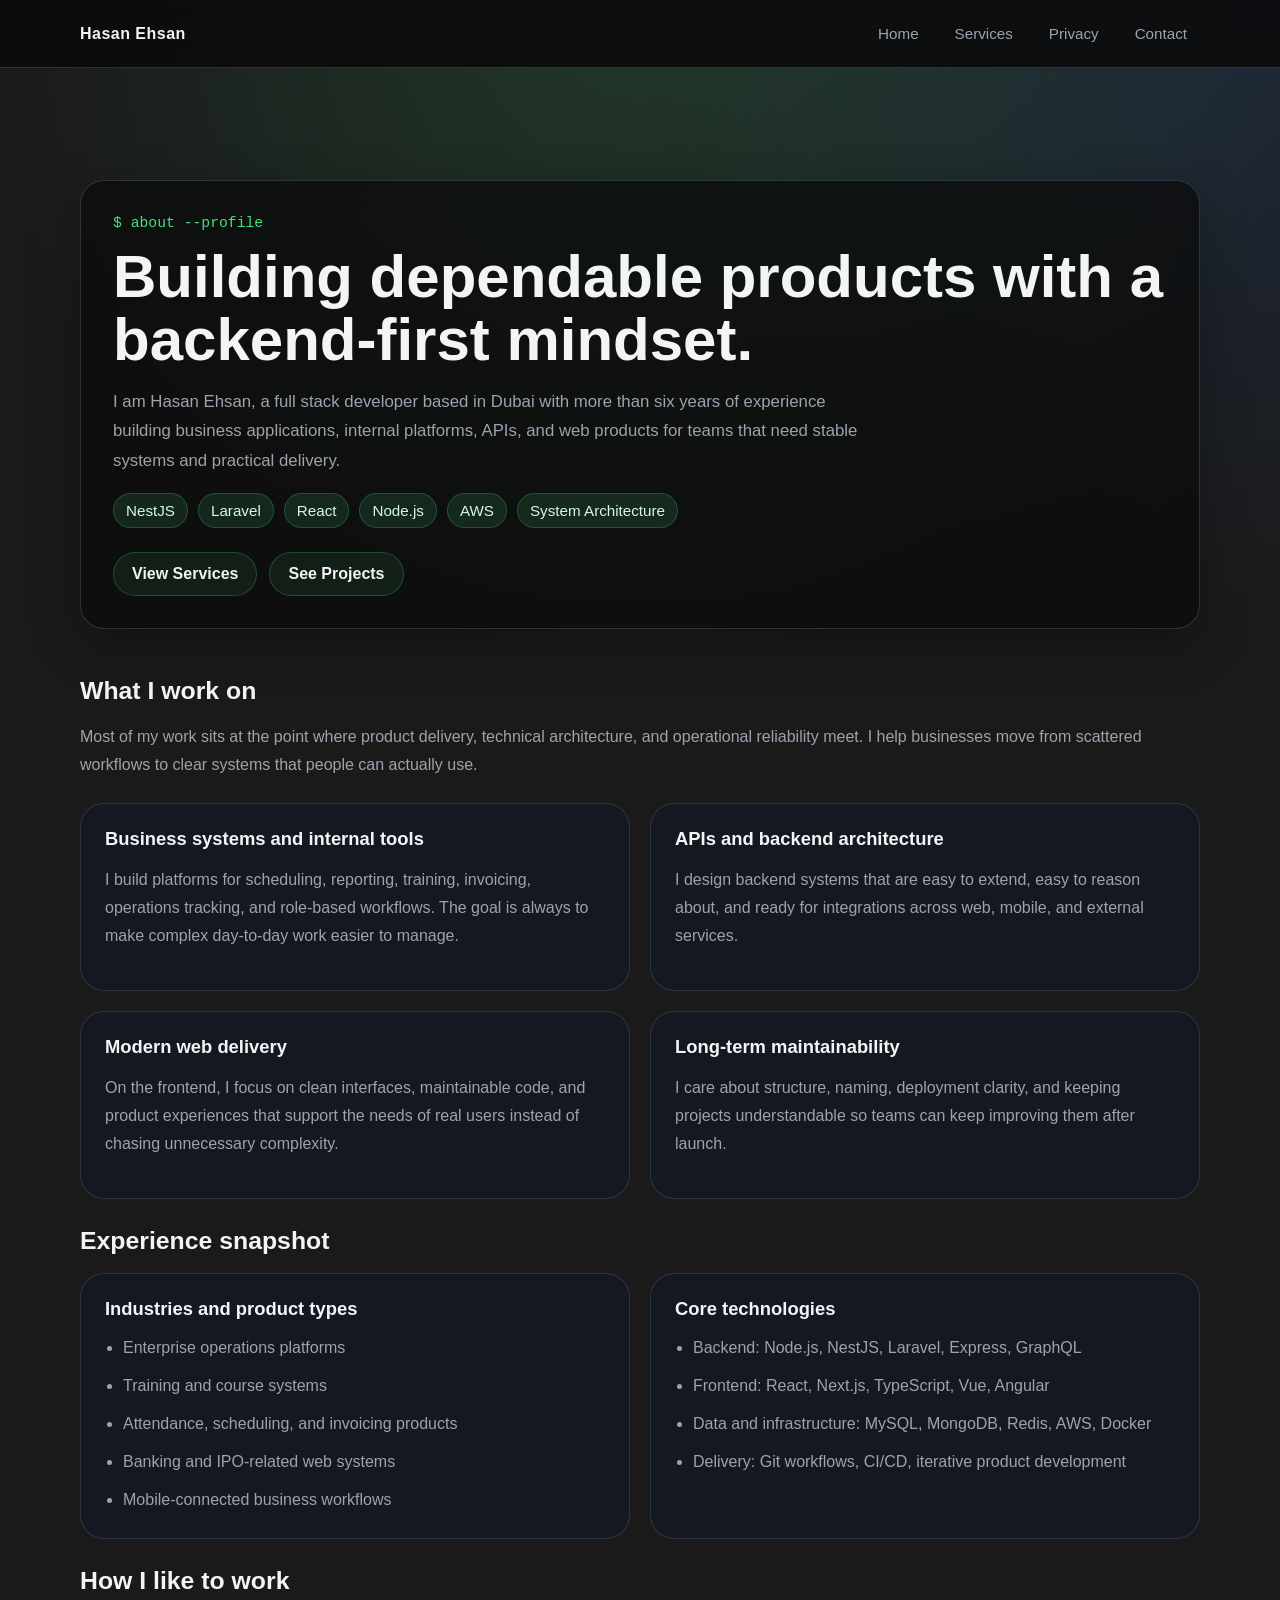
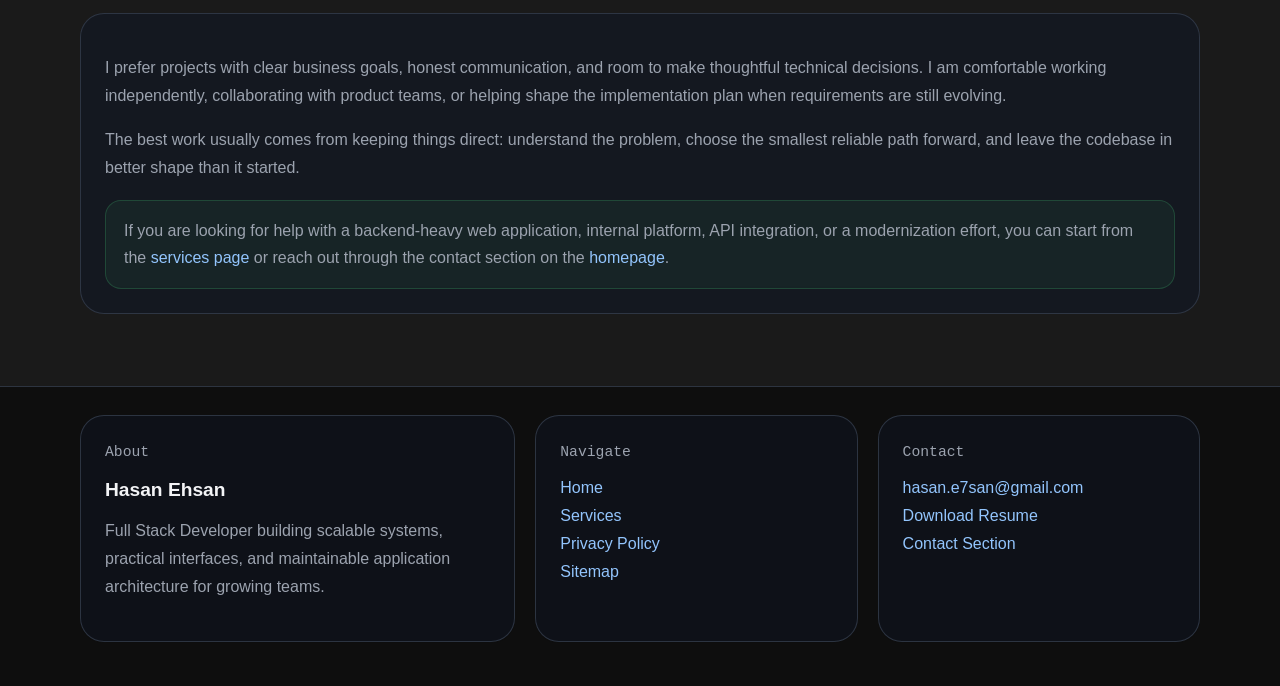
<file: about.html>
<!DOCTYPE html>
<html lang="en">

<head>
  <meta charset="UTF-8">
  <meta name="viewport" content="width=device-width, initial-scale=1">
  <title>About Hasan Ehsan | Full Stack Developer</title>
  <meta name="description"
    content="Learn more about Hasan Ehsan, a full stack developer in Dubai building scalable web platforms, APIs, and business systems.">
  <meta name="author" content="Hasan Ehsan">
  <meta name="robots" content="index, follow">
  <meta name="googlebot" content="index, follow, max-image-preview:large, max-snippet:-1">
  <meta name="theme-color" content="#ffffff">
  <meta name="google-adsense-account" content="ca-pub-4305704904656915">
  <meta name="referrer" content="strict-origin-when-cross-origin">
  <link rel="canonical" href="https://hasan-ehsan.cloud/about.html">
  <link rel="icon" href="fav.png">
  <link rel="apple-touch-icon" href="fav.png">
  <meta property="og:title" content="About Hasan Ehsan">
  <meta property="og:description"
    content="Background, experience, technologies, and working style for Hasan Ehsan, full stack developer.">
  <meta property="og:url" content="https://hasan-ehsan.cloud/about.html">
  <meta property="og:site_name" content="Hasan Ehsan">
  <meta property="og:type" content="website">
  <meta property="og:image" content="https://hasan-ehsan.cloud/image.png">
  <meta name="twitter:card" content="summary_large_image">
  <meta name="twitter:title" content="About Hasan Ehsan">
  <meta name="twitter:description"
    content="Background, experience, technologies, and working style for Hasan Ehsan, full stack developer.">
  <meta name="twitter:image" content="https://hasan-ehsan.cloud/image.png">
  <link rel="stylesheet" href="site-pages.css">
  <script async src="https://pagead2.googlesyndication.com/pagead/js/adsbygoogle.js?client=ca-pub-4305704904656915"
    crossorigin="anonymous"></script>
</head>

<body class="site-page">
  <div class="page-shell">
    <header class="site-nav">
      <div class="nav-inner">
        <a class="nav-brand" href="index.html">Hasan Ehsan</a>
        <nav class="nav-links" aria-label="Primary">
          <a href="index.html">Home</a>
          <a href="services.html">Services</a>
          <a href="privacy-policy.html">Privacy</a>
          <a href="index.html#contact">Contact</a>
        </nav>
      </div>
    </header>

    <main class="page-main">
      <section class="page-hero">
        <div class="hero-panel">
          <p class="eyebrow">$ about --profile</p>
          <h1 class="page-title">Building dependable products with a backend-first mindset.</h1>
          <p class="lead">
            I am Hasan Ehsan, a full stack developer based in Dubai with more than six years of experience building
            business applications, internal platforms, APIs, and web products for teams that need stable systems and
            practical delivery.
          </p>
          <div class="pill-list" aria-label="Focus areas">
            <span class="pill">NestJS</span>
            <span class="pill">Laravel</span>
            <span class="pill">React</span>
            <span class="pill">Node.js</span>
            <span class="pill">AWS</span>
            <span class="pill">System Architecture</span>
          </div>
          <div class="cta-row">
            <a class="button-link" href="services.html">View Services</a>
            <a class="button-link" href="index.html#featured-projects">See Projects</a>
          </div>
        </div>
      </section>

      <section class="section-block">
        <h2 class="section-heading">What I work on</h2>
        <p class="section-intro">
          Most of my work sits at the point where product delivery, technical architecture, and operational reliability
          meet. I help businesses move from scattered workflows to clear systems that people can actually use.
        </p>
        <div class="card-grid">
          <article class="content-card">
            <h3>Business systems and internal tools</h3>
            <p>
              I build platforms for scheduling, reporting, training, invoicing, operations tracking, and role-based
              workflows. The goal is always to make complex day-to-day work easier to manage.
            </p>
          </article>
          <article class="content-card">
            <h3>APIs and backend architecture</h3>
            <p>
              I design backend systems that are easy to extend, easy to reason about, and ready for integrations across
              web, mobile, and external services.
            </p>
          </article>
          <article class="content-card">
            <h3>Modern web delivery</h3>
            <p>
              On the frontend, I focus on clean interfaces, maintainable code, and product experiences that support the
              needs of real users instead of chasing unnecessary complexity.
            </p>
          </article>
          <article class="content-card">
            <h3>Long-term maintainability</h3>
            <p>
              I care about structure, naming, deployment clarity, and keeping projects understandable so teams can keep
              improving them after launch.
            </p>
          </article>
        </div>
      </section>

      <section class="section-block">
        <h2 class="section-heading">Experience snapshot</h2>
        <div class="card-grid">
          <article class="content-card">
            <h3>Industries and product types</h3>
            <ul class="meta-list">
              <li>Enterprise operations platforms</li>
              <li>Training and course systems</li>
              <li>Attendance, scheduling, and invoicing products</li>
              <li>Banking and IPO-related web systems</li>
              <li>Mobile-connected business workflows</li>
            </ul>
          </article>
          <article class="content-card">
            <h3>Core technologies</h3>
            <ul class="meta-list">
              <li>Backend: Node.js, NestJS, Laravel, Express, GraphQL</li>
              <li>Frontend: React, Next.js, TypeScript, Vue, Angular</li>
              <li>Data and infrastructure: MySQL, MongoDB, Redis, AWS, Docker</li>
              <li>Delivery: Git workflows, CI/CD, iterative product development</li>
            </ul>
          </article>
        </div>
      </section>

      <section class="section-block">
        <h2 class="section-heading">How I like to work</h2>
        <div class="content-card">
          <p>
            I prefer projects with clear business goals, honest communication, and room to make thoughtful technical
            decisions. I am comfortable working independently, collaborating with product teams, or helping shape the
            implementation plan when requirements are still evolving.
          </p>
          <p>
            The best work usually comes from keeping things direct: understand the problem, choose the smallest reliable
            path forward, and leave the codebase in better shape than it started.
          </p>
          <div class="page-note">
            If you are looking for help with a backend-heavy web application, internal platform, API integration, or a
            modernization effort, you can start from the <a class="home-link" href="services.html">services page</a>
            or reach out through the contact section on the <a class="home-link" href="index.html#contact">homepage</a>.
          </div>
        </div>
      </section>
    </main>

    <footer class="page-footer">
      <div class="footer-grid">
        <section class="footer-card">
          <p class="footer-eyebrow">About</p>
          <h2>Hasan Ehsan</h2>
          <p>
            Full Stack Developer building scalable systems, practical interfaces, and maintainable application
            architecture for growing teams.
          </p>
        </section>
        <section class="footer-card">
          <p class="footer-eyebrow">Navigate</p>
          <div class="footer-links">
            <a href="index.html">Home</a>
            <a href="services.html">Services</a>
            <a href="privacy-policy.html">Privacy Policy</a>
            <a href="sitemap.xml">Sitemap</a>
          </div>
        </section>
        <section class="footer-card">
          <p class="footer-eyebrow">Contact</p>
          <div class="footer-links">
            <a href="mailto:hasan.e7san@gmail.com">hasan.e7san@gmail.com</a>
            <a href="HasanEhsan.pdf" target="_blank" rel="noopener noreferrer">Download Resume</a>
            <a href="index.html#contact">Contact Section</a>
          </div>
        </section>
      </div>
    </footer>
  </div>
</body>

</html>
</file>
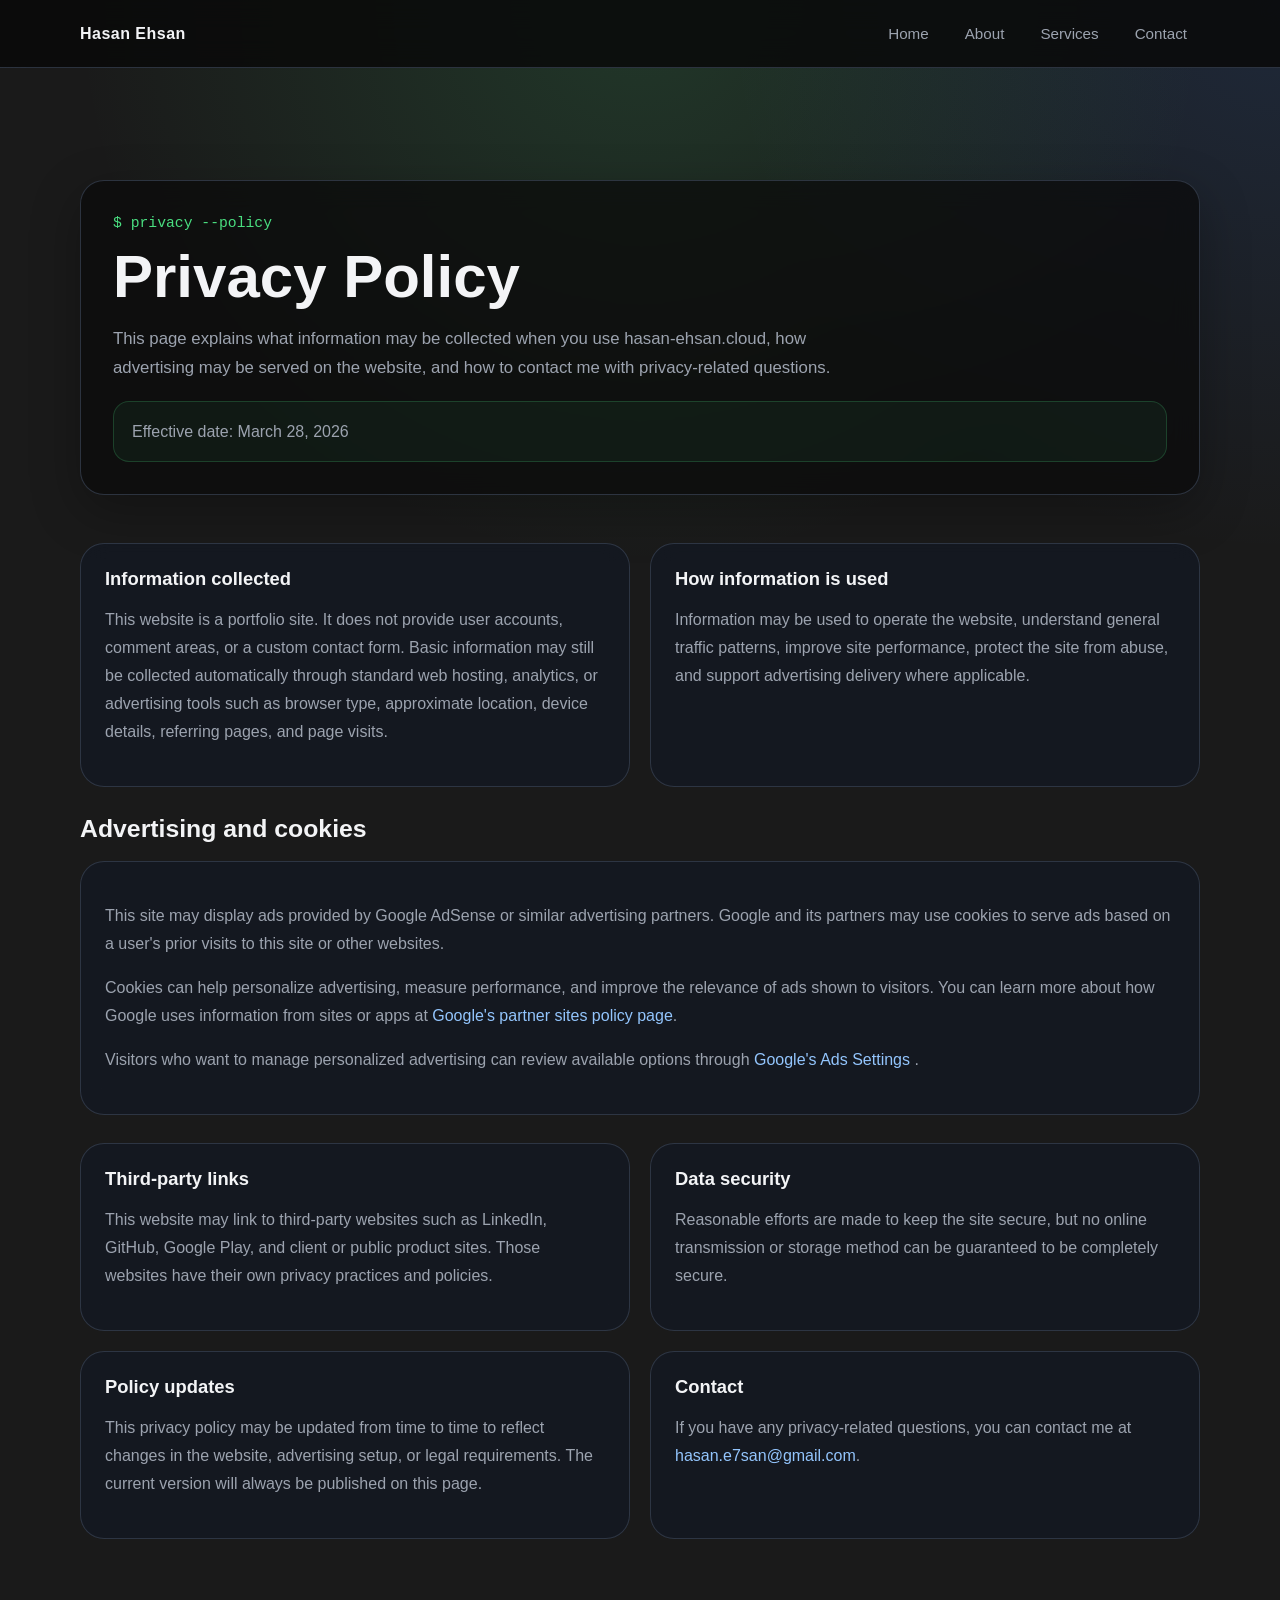
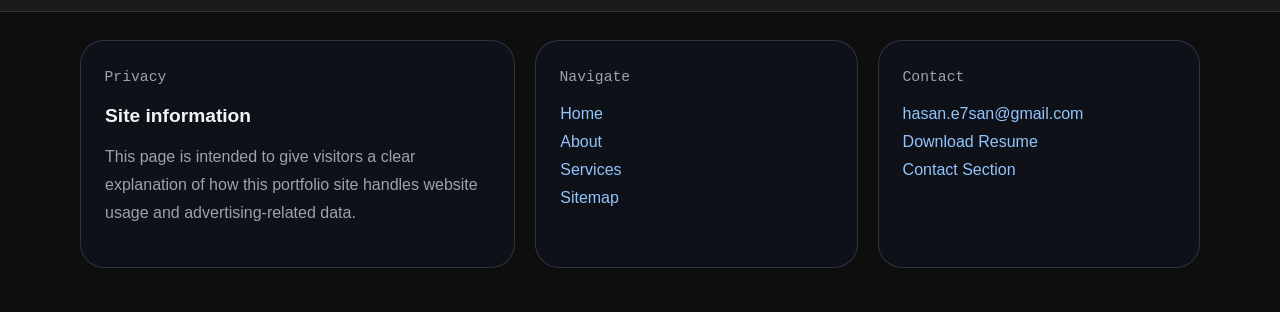
<file: privacy-policy.html>
<!DOCTYPE html>
<html lang="en">

<head>
  <meta charset="UTF-8">
  <meta name="viewport" content="width=device-width, initial-scale=1">
  <title>Privacy Policy | Hasan Ehsan</title>
  <meta name="description"
    content="Privacy policy for hasan-ehsan.cloud covering website usage, advertising, cookies, and contact information.">
  <meta name="author" content="Hasan Ehsan">
  <meta name="robots" content="index, follow">
  <meta name="googlebot" content="index, follow, max-image-preview:large, max-snippet:-1">
  <meta name="theme-color" content="#ffffff">
  <meta name="google-adsense-account" content="ca-pub-4305704904656915">
  <meta name="referrer" content="strict-origin-when-cross-origin">
  <link rel="canonical" href="https://hasan-ehsan.cloud/privacy-policy.html">
  <link rel="icon" href="fav.png">
  <link rel="apple-touch-icon" href="fav.png">
  <meta property="og:title" content="Privacy Policy | Hasan Ehsan">
  <meta property="og:description"
    content="Privacy policy for hasan-ehsan.cloud covering advertising, cookies, and website usage.">
  <meta property="og:url" content="https://hasan-ehsan.cloud/privacy-policy.html">
  <meta property="og:site_name" content="Hasan Ehsan">
  <meta property="og:type" content="website">
  <meta property="og:image" content="https://hasan-ehsan.cloud/image.png">
  <meta name="twitter:card" content="summary_large_image">
  <meta name="twitter:title" content="Privacy Policy | Hasan Ehsan">
  <meta name="twitter:description"
    content="Privacy policy for hasan-ehsan.cloud covering advertising, cookies, and website usage.">
  <meta name="twitter:image" content="https://hasan-ehsan.cloud/image.png">
  <link rel="stylesheet" href="site-pages.css">
  <script async src="https://pagead2.googlesyndication.com/pagead/js/adsbygoogle.js?client=ca-pub-4305704904656915"
    crossorigin="anonymous"></script>
</head>

<body class="site-page">
  <div class="page-shell">
    <header class="site-nav">
      <div class="nav-inner">
        <a class="nav-brand" href="index.html">Hasan Ehsan</a>
        <nav class="nav-links" aria-label="Primary">
          <a href="index.html">Home</a>
          <a href="about.html">About</a>
          <a href="services.html">Services</a>
          <a href="index.html#contact">Contact</a>
        </nav>
      </div>
    </header>

    <main class="page-main">
      <section class="page-hero">
        <div class="hero-panel">
          <p class="eyebrow">$ privacy --policy</p>
          <h1 class="page-title">Privacy Policy</h1>
          <p class="lead">
            This page explains what information may be collected when you use hasan-ehsan.cloud, how advertising may be
            served on the website, and how to contact me with privacy-related questions.
          </p>
          <div class="page-note">
            Effective date: March 28, 2026
          </div>
        </div>
      </section>

      <section class="section-block">
        <div class="card-grid">
          <article class="content-card">
            <h3>Information collected</h3>
            <p>
              This website is a portfolio site. It does not provide user accounts, comment areas, or a custom contact
              form. Basic information may still be collected automatically through standard web hosting, analytics, or
              advertising tools such as browser type, approximate location, device details, referring pages, and page
              visits.
            </p>
          </article>
          <article class="content-card">
            <h3>How information is used</h3>
            <p>
              Information may be used to operate the website, understand general traffic patterns, improve site
              performance, protect the site from abuse, and support advertising delivery where applicable.
            </p>
          </article>
        </div>
      </section>

      <section class="section-block">
        <h2 class="section-heading">Advertising and cookies</h2>
        <div class="content-card">
          <p>
            This site may display ads provided by Google AdSense or similar advertising partners. Google and its
            partners may use cookies to serve ads based on a user's prior visits to this site or other websites.
          </p>
          <p>
            Cookies can help personalize advertising, measure performance, and improve the relevance of ads shown to
            visitors. You can learn more about how Google uses information from sites or apps at
            <a class="home-link" href="https://policies.google.com/technologies/partner-sites" target="_blank"
              rel="noopener noreferrer">Google's partner sites policy page</a>.
          </p>
          <p>
            Visitors who want to manage personalized advertising can review available options through
            <a class="home-link" href="https://www.google.com/settings/ads" target="_blank" rel="noopener noreferrer">
              Google's Ads Settings
            </a>.
          </p>
        </div>
      </section>

      <section class="section-block">
        <div class="card-grid">
          <article class="content-card">
            <h3>Third-party links</h3>
            <p>
              This website may link to third-party websites such as LinkedIn, GitHub, Google Play, and client or public
              product sites. Those websites have their own privacy practices and policies.
            </p>
          </article>
          <article class="content-card">
            <h3>Data security</h3>
            <p>
              Reasonable efforts are made to keep the site secure, but no online transmission or storage method can be
              guaranteed to be completely secure.
            </p>
          </article>
          <article class="content-card">
            <h3>Policy updates</h3>
            <p>
              This privacy policy may be updated from time to time to reflect changes in the website, advertising
              setup, or legal requirements. The current version will always be published on this page.
            </p>
          </article>
          <article class="content-card">
            <h3>Contact</h3>
            <p>
              If you have any privacy-related questions, you can contact me at
              <a class="home-link" href="mailto:hasan.e7san@gmail.com">hasan.e7san@gmail.com</a>.
            </p>
          </article>
        </div>
      </section>
    </main>

    <footer class="page-footer">
      <div class="footer-grid">
        <section class="footer-card">
          <p class="footer-eyebrow">Privacy</p>
          <h2>Site information</h2>
          <p>
            This page is intended to give visitors a clear explanation of how this portfolio site handles website usage
            and advertising-related data.
          </p>
        </section>
        <section class="footer-card">
          <p class="footer-eyebrow">Navigate</p>
          <div class="footer-links">
            <a href="index.html">Home</a>
            <a href="about.html">About</a>
            <a href="services.html">Services</a>
            <a href="sitemap.xml">Sitemap</a>
          </div>
        </section>
        <section class="footer-card">
          <p class="footer-eyebrow">Contact</p>
          <div class="footer-links">
            <a href="mailto:hasan.e7san@gmail.com">hasan.e7san@gmail.com</a>
            <a href="HasanEhsan.pdf" target="_blank" rel="noopener noreferrer">Download Resume</a>
            <a href="index.html#contact">Contact Section</a>
          </div>
        </section>
      </div>
    </footer>
  </div>
</body>

</html>
</file>
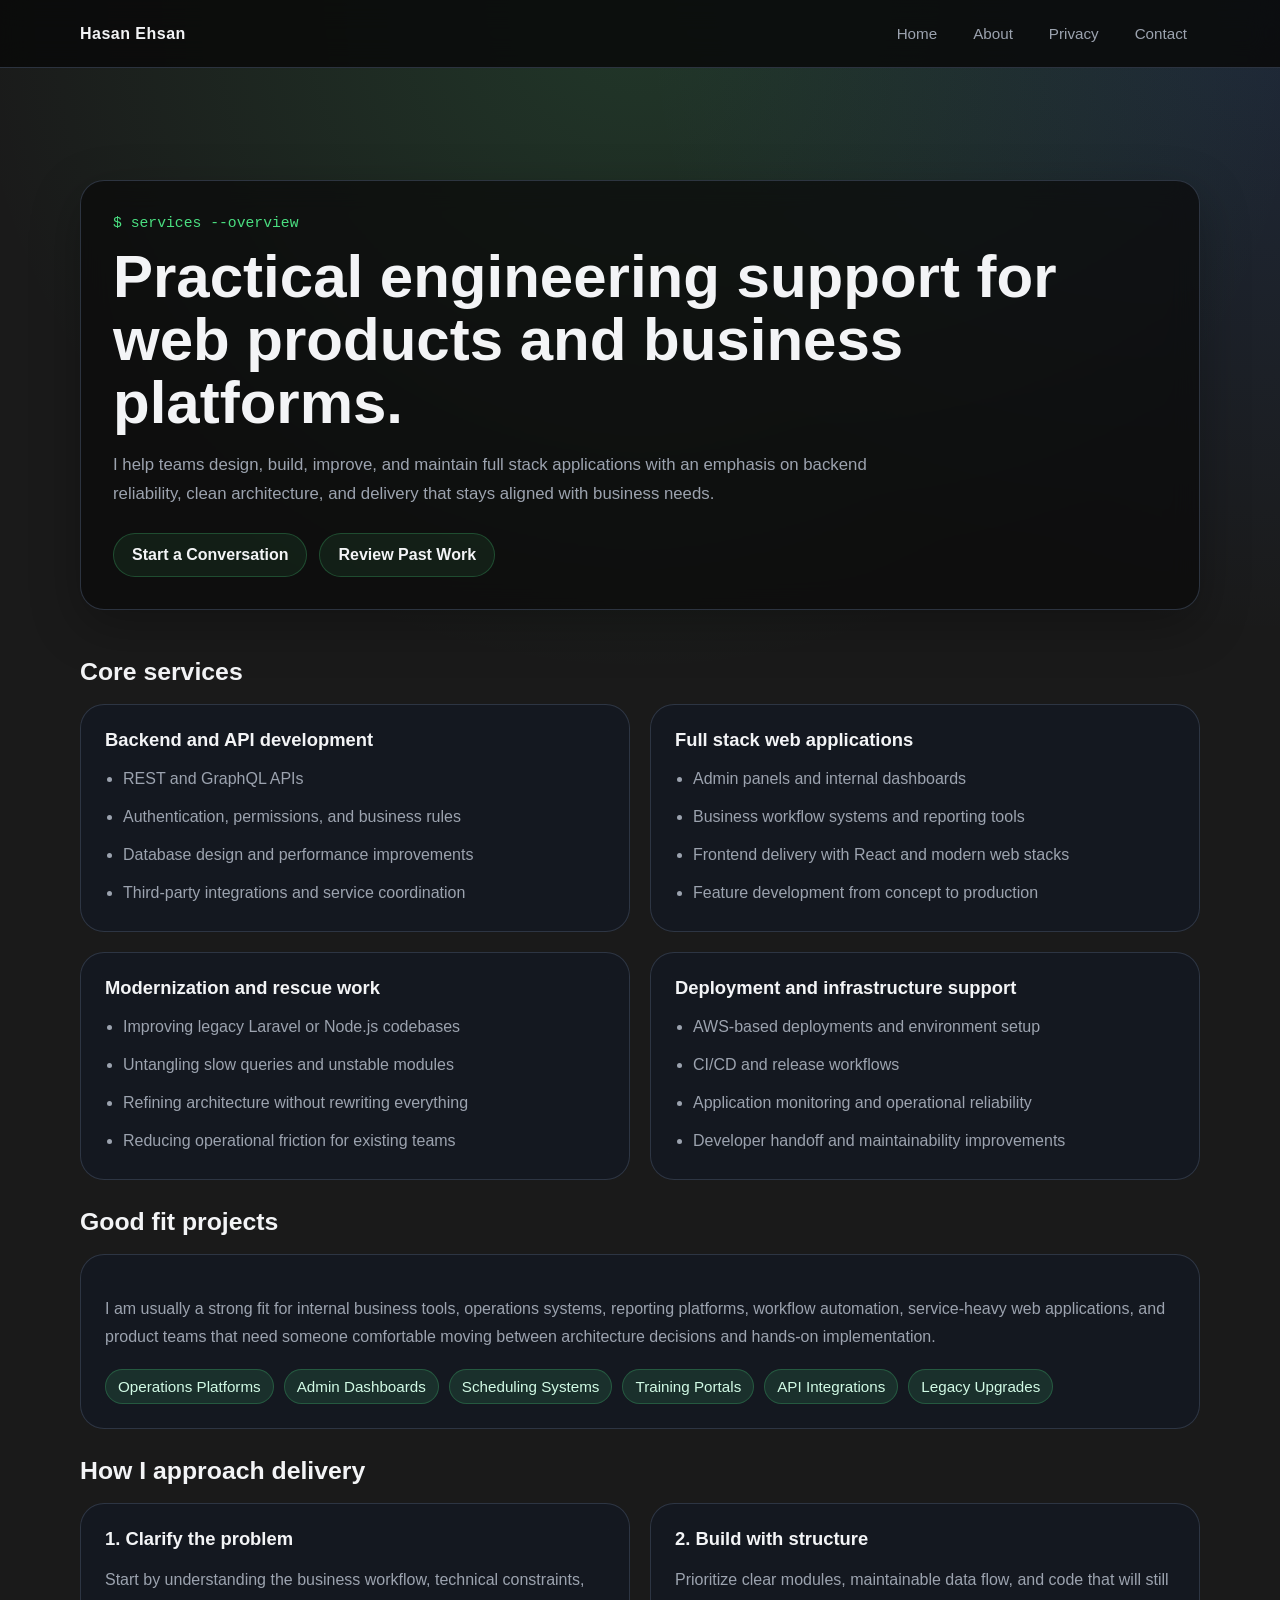
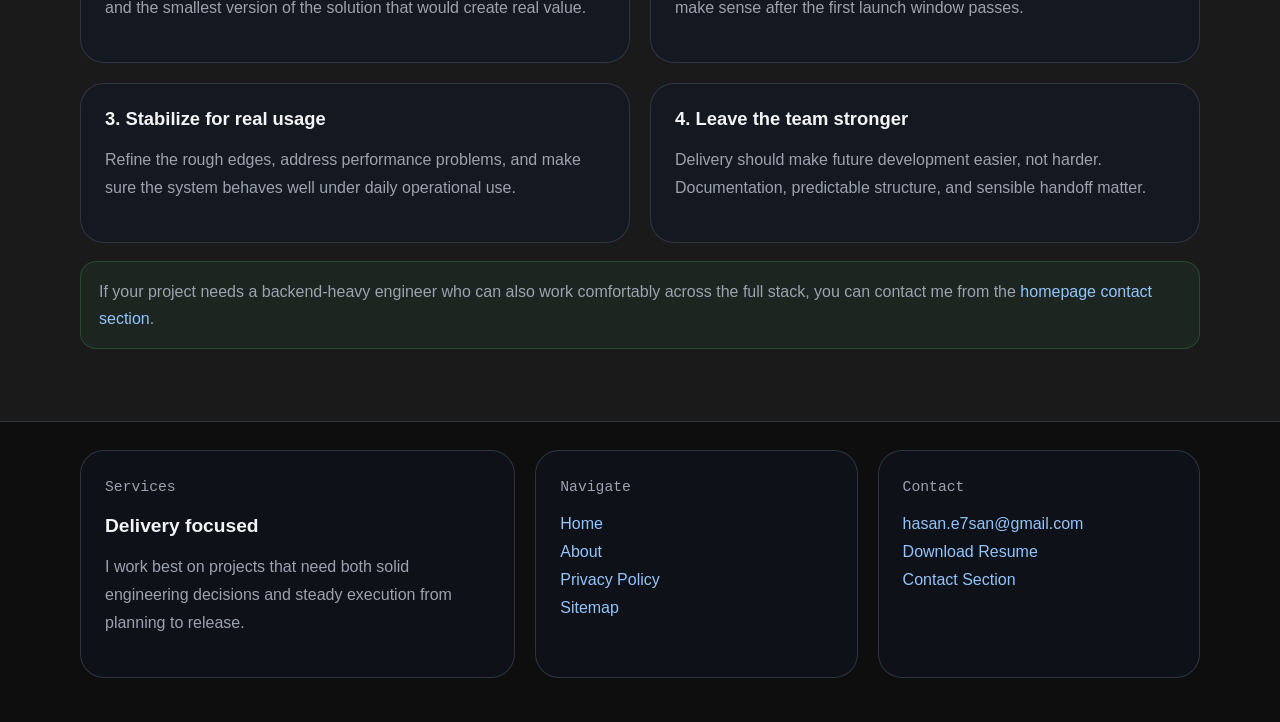
<file: services.html>
<!DOCTYPE html>
<html lang="en">

<head>
  <meta charset="UTF-8">
  <meta name="viewport" content="width=device-width, initial-scale=1">
  <title>Services | Hasan Ehsan</title>
  <meta name="description"
    content="Services offered by Hasan Ehsan including backend development, full stack product delivery, API integrations, cloud deployment, and system modernization.">
  <meta name="author" content="Hasan Ehsan">
  <meta name="robots" content="index, follow">
  <meta name="googlebot" content="index, follow, max-image-preview:large, max-snippet:-1">
  <meta name="theme-color" content="#ffffff">
  <meta name="google-adsense-account" content="ca-pub-4305704904656915">
  <meta name="referrer" content="strict-origin-when-cross-origin">
  <link rel="canonical" href="https://hasan-ehsan.cloud/services.html">
  <link rel="icon" href="fav.png">
  <link rel="apple-touch-icon" href="fav.png">
  <meta property="og:title" content="Services | Hasan Ehsan">
  <meta property="og:description"
    content="Backend, web platform, API, and modernization services by Hasan Ehsan.">
  <meta property="og:url" content="https://hasan-ehsan.cloud/services.html">
  <meta property="og:site_name" content="Hasan Ehsan">
  <meta property="og:type" content="website">
  <meta property="og:image" content="https://hasan-ehsan.cloud/image.png">
  <meta name="twitter:card" content="summary_large_image">
  <meta name="twitter:title" content="Services | Hasan Ehsan">
  <meta name="twitter:description"
    content="Backend, web platform, API, and modernization services by Hasan Ehsan.">
  <meta name="twitter:image" content="https://hasan-ehsan.cloud/image.png">
  <link rel="stylesheet" href="site-pages.css">
  <script async src="https://pagead2.googlesyndication.com/pagead/js/adsbygoogle.js?client=ca-pub-4305704904656915"
    crossorigin="anonymous"></script>
</head>

<body class="site-page">
  <div class="page-shell">
    <header class="site-nav">
      <div class="nav-inner">
        <a class="nav-brand" href="index.html">Hasan Ehsan</a>
        <nav class="nav-links" aria-label="Primary">
          <a href="index.html">Home</a>
          <a href="about.html">About</a>
          <a href="privacy-policy.html">Privacy</a>
          <a href="index.html#contact">Contact</a>
        </nav>
      </div>
    </header>

    <main class="page-main">
      <section class="page-hero">
        <div class="hero-panel">
          <p class="eyebrow">$ services --overview</p>
          <h1 class="page-title">Practical engineering support for web products and business platforms.</h1>
          <p class="lead">
            I help teams design, build, improve, and maintain full stack applications with an emphasis on backend
            reliability, clean architecture, and delivery that stays aligned with business needs.
          </p>
          <div class="cta-row">
            <a class="button-link" href="mailto:hasan.e7san@gmail.com">Start a Conversation</a>
            <a class="button-link" href="index.html#featured-projects">Review Past Work</a>
          </div>
        </div>
      </section>

      <section class="section-block">
        <h2 class="section-heading">Core services</h2>
        <div class="card-grid">
          <article class="content-card">
            <h3>Backend and API development</h3>
            <ul class="meta-list">
              <li>REST and GraphQL APIs</li>
              <li>Authentication, permissions, and business rules</li>
              <li>Database design and performance improvements</li>
              <li>Third-party integrations and service coordination</li>
            </ul>
          </article>
          <article class="content-card">
            <h3>Full stack web applications</h3>
            <ul class="meta-list">
              <li>Admin panels and internal dashboards</li>
              <li>Business workflow systems and reporting tools</li>
              <li>Frontend delivery with React and modern web stacks</li>
              <li>Feature development from concept to production</li>
            </ul>
          </article>
          <article class="content-card">
            <h3>Modernization and rescue work</h3>
            <ul class="meta-list">
              <li>Improving legacy Laravel or Node.js codebases</li>
              <li>Untangling slow queries and unstable modules</li>
              <li>Refining architecture without rewriting everything</li>
              <li>Reducing operational friction for existing teams</li>
            </ul>
          </article>
          <article class="content-card">
            <h3>Deployment and infrastructure support</h3>
            <ul class="meta-list">
              <li>AWS-based deployments and environment setup</li>
              <li>CI/CD and release workflows</li>
              <li>Application monitoring and operational reliability</li>
              <li>Developer handoff and maintainability improvements</li>
            </ul>
          </article>
        </div>
      </section>

      <section class="section-block">
        <h2 class="section-heading">Good fit projects</h2>
        <div class="content-card">
          <p>
            I am usually a strong fit for internal business tools, operations systems, reporting platforms, workflow
            automation, service-heavy web applications, and product teams that need someone comfortable moving between
            architecture decisions and hands-on implementation.
          </p>
          <div class="pill-list">
            <span class="pill">Operations Platforms</span>
            <span class="pill">Admin Dashboards</span>
            <span class="pill">Scheduling Systems</span>
            <span class="pill">Training Portals</span>
            <span class="pill">API Integrations</span>
            <span class="pill">Legacy Upgrades</span>
          </div>
        </div>
      </section>

      <section class="section-block">
        <h2 class="section-heading">How I approach delivery</h2>
        <div class="card-grid">
          <article class="content-card">
            <h3>1. Clarify the problem</h3>
            <p>
              Start by understanding the business workflow, technical constraints, and the smallest version of the
              solution that would create real value.
            </p>
          </article>
          <article class="content-card">
            <h3>2. Build with structure</h3>
            <p>
              Prioritize clear modules, maintainable data flow, and code that will still make sense after the first
              launch window passes.
            </p>
          </article>
          <article class="content-card">
            <h3>3. Stabilize for real usage</h3>
            <p>
              Refine the rough edges, address performance problems, and make sure the system behaves well under daily
              operational use.
            </p>
          </article>
          <article class="content-card">
            <h3>4. Leave the team stronger</h3>
            <p>
              Delivery should make future development easier, not harder. Documentation, predictable structure, and
              sensible handoff matter.
            </p>
          </article>
        </div>
        <div class="page-note">
          If your project needs a backend-heavy engineer who can also work comfortably across the full stack, you can
          contact me from the <a class="home-link" href="index.html#contact">homepage contact section</a>.
        </div>
      </section>
    </main>

    <footer class="page-footer">
      <div class="footer-grid">
        <section class="footer-card">
          <p class="footer-eyebrow">Services</p>
          <h2>Delivery focused</h2>
          <p>
            I work best on projects that need both solid engineering decisions and steady execution from planning to
            release.
          </p>
        </section>
        <section class="footer-card">
          <p class="footer-eyebrow">Navigate</p>
          <div class="footer-links">
            <a href="index.html">Home</a>
            <a href="about.html">About</a>
            <a href="privacy-policy.html">Privacy Policy</a>
            <a href="sitemap.xml">Sitemap</a>
          </div>
        </section>
        <section class="footer-card">
          <p class="footer-eyebrow">Contact</p>
          <div class="footer-links">
            <a href="mailto:hasan.e7san@gmail.com">hasan.e7san@gmail.com</a>
            <a href="HasanEhsan.pdf" target="_blank" rel="noopener noreferrer">Download Resume</a>
            <a href="index.html#contact">Contact Section</a>
          </div>
        </section>
      </div>
    </footer>
  </div>
</body>

</html>
</file>
<file: site-pages.css>
:root {
  color-scheme: dark;
  --page-bg: #1a1a1a;
  --page-panel: rgba(10, 10, 10, 0.72);
  --page-panel-alt: rgba(17, 24, 39, 0.55);
  --page-border: rgba(55, 65, 81, 0.75);
  --page-text: #f3f4f6;
  --page-muted: #9ca3af;
  --page-accent: #4ade80;
  --page-accent-soft: rgba(74, 222, 128, 0.12);
  --page-link: #93c5fd;
}

* {
  box-sizing: border-box;
}

html {
  scroll-behavior: smooth;
}

body.site-page {
  margin: 0;
  min-height: 100vh;
  font-family: "Segoe UI", Arial, sans-serif;
  color: var(--page-text);
  background:
    radial-gradient(circle at top, rgba(74, 222, 128, 0.15), transparent 28%),
    radial-gradient(circle at right top, rgba(59, 130, 246, 0.14), transparent 24%),
    var(--page-bg);
}

.site-page a,
.site-nav a,
.page-footer a,
.hero-actions a {
  transition: color 160ms ease, background-color 160ms ease, border-color 160ms ease, transform 160ms ease;
}

.page-shell {
  min-height: 100vh;
}

.site-nav {
  position: sticky;
  top: 0;
  z-index: 20;
  border-bottom: 1px solid var(--page-border);
  background: rgba(10, 10, 10, 0.86);
  backdrop-filter: blur(14px);
}

.nav-inner {
  width: min(1120px, calc(100% - 32px));
  margin: 0 auto;
  display: flex;
  align-items: center;
  justify-content: space-between;
  gap: 20px;
  padding: 16px 0;
}

.nav-brand {
  color: var(--page-text);
  font-weight: 700;
  font-size: 1rem;
  text-decoration: none;
  letter-spacing: 0.03em;
}

.nav-links {
  display: flex;
  flex-wrap: wrap;
  justify-content: flex-end;
  gap: 10px;
}

.nav-links a {
  color: var(--page-muted);
  text-decoration: none;
  font-size: 0.95rem;
  padding: 8px 12px;
  border-radius: 999px;
  border: 1px solid transparent;
}

.nav-links a:hover,
.nav-links a:focus-visible {
  color: var(--page-text);
  border-color: rgba(74, 222, 128, 0.35);
  background: rgba(74, 222, 128, 0.08);
  outline: none;
}

.hero-actions {
  display: flex;
  flex-wrap: wrap;
  gap: 12px;
  margin-top: 24px;
}

.hero-actions a,
.button-link {
  display: inline-flex;
  align-items: center;
  justify-content: center;
  gap: 8px;
  padding: 12px 18px;
  border-radius: 999px;
  border: 1px solid rgba(74, 222, 128, 0.24);
  background: rgba(74, 222, 128, 0.08);
  color: var(--page-text);
  text-decoration: none;
  font-weight: 600;
}

.hero-actions a:hover,
.hero-actions a:focus-visible,
.button-link:hover,
.button-link:focus-visible {
  background: rgba(74, 222, 128, 0.16);
  border-color: rgba(74, 222, 128, 0.45);
  transform: translateY(-1px);
  outline: none;
}

.page-main {
  width: min(1120px, calc(100% - 32px));
  margin: 0 auto;
  padding: 56px 0 72px;
}

.page-hero {
  padding: 56px 0 20px;
}

.hero-panel,
.content-card,
.footer-card {
  border: 1px solid var(--page-border);
  border-radius: 24px;
  background: var(--page-panel);
  backdrop-filter: blur(14px);
}

.hero-panel {
  padding: 32px;
  box-shadow: 0 16px 50px rgba(0, 0, 0, 0.28);
}

.eyebrow,
.footer-eyebrow {
  display: inline-block;
  margin: 0 0 14px;
  color: var(--page-accent);
  font-family: Consolas, "Courier New", monospace;
  font-size: 0.92rem;
}

.page-title {
  margin: 0 0 16px;
  font-size: clamp(2rem, 5vw, 3.75rem);
  line-height: 1.05;
}

.lead {
  max-width: 760px;
  margin: 0;
  color: var(--page-muted);
  font-size: 1.05rem;
  line-height: 1.75;
}

.section-block {
  margin-top: 28px;
}

.section-heading {
  margin: 0 0 18px;
  font-size: 1.55rem;
}

.section-intro {
  margin: 0 0 24px;
  color: var(--page-muted);
  line-height: 1.75;
}

.card-grid {
  display: grid;
  grid-template-columns: repeat(2, minmax(0, 1fr));
  gap: 20px;
}

.content-card {
  padding: 24px;
  background: var(--page-panel-alt);
}

.content-card h3 {
  margin: 0 0 14px;
  font-size: 1.15rem;
}

.content-card p,
.content-card li,
.footer-card p,
.meta-list li {
  color: var(--page-muted);
  line-height: 1.75;
}

.content-card ul,
.meta-list {
  margin: 0;
  padding-left: 18px;
}

.content-card li + li,
.meta-list li + li {
  margin-top: 10px;
}

.pill-list {
  display: flex;
  flex-wrap: wrap;
  gap: 10px;
  margin-top: 18px;
}

.pill {
  display: inline-flex;
  align-items: center;
  padding: 8px 12px;
  border-radius: 999px;
  border: 1px solid rgba(74, 222, 128, 0.24);
  background: var(--page-accent-soft);
  color: #d1fae5;
  font-size: 0.95rem;
}

.cta-row {
  display: flex;
  flex-wrap: wrap;
  gap: 12px;
  margin-top: 24px;
}

.page-footer {
  border-top: 1px solid var(--page-border);
  background: rgba(10, 10, 10, 0.72);
}

.footer-grid {
  width: min(1120px, calc(100% - 32px));
  margin: 0 auto;
  padding: 28px 0 44px;
  display: grid;
  grid-template-columns: 1.35fr 1fr 1fr;
  gap: 20px;
}

.footer-card {
  padding: 24px;
  background: rgba(17, 24, 39, 0.45);
}

.footer-card h2,
.footer-card h3 {
  margin: 0 0 12px;
  font-size: 1.2rem;
}

.footer-links {
  display: grid;
  gap: 10px;
}

.footer-links a {
  color: var(--page-link);
  text-decoration: none;
}

.footer-links a:hover,
.footer-links a:focus-visible {
  color: #bfdbfe;
  outline: none;
}

.page-note {
  margin-top: 18px;
  padding: 16px 18px;
  border-radius: 16px;
  border: 1px solid rgba(74, 222, 128, 0.2);
  background: rgba(74, 222, 128, 0.06);
  color: var(--page-muted);
  line-height: 1.7;
}

.home-link {
  color: var(--page-link);
  text-decoration: none;
}

.home-link:hover,
.home-link:focus-visible {
  color: #bfdbfe;
  outline: none;
}

@media (max-width: 900px) {
  .nav-inner,
  .footer-grid,
  .card-grid {
    grid-template-columns: 1fr;
  }

  .nav-inner {
    align-items: flex-start;
    flex-direction: column;
  }

  .nav-links {
    justify-content: flex-start;
  }
}

@media (max-width: 640px) {
  .page-main {
    padding-top: 40px;
  }

  .page-hero {
    padding-top: 28px;
  }

  .hero-panel,
  .content-card,
  .footer-card {
    border-radius: 20px;
  }

  .hero-panel {
    padding: 24px;
  }
}
</file>
